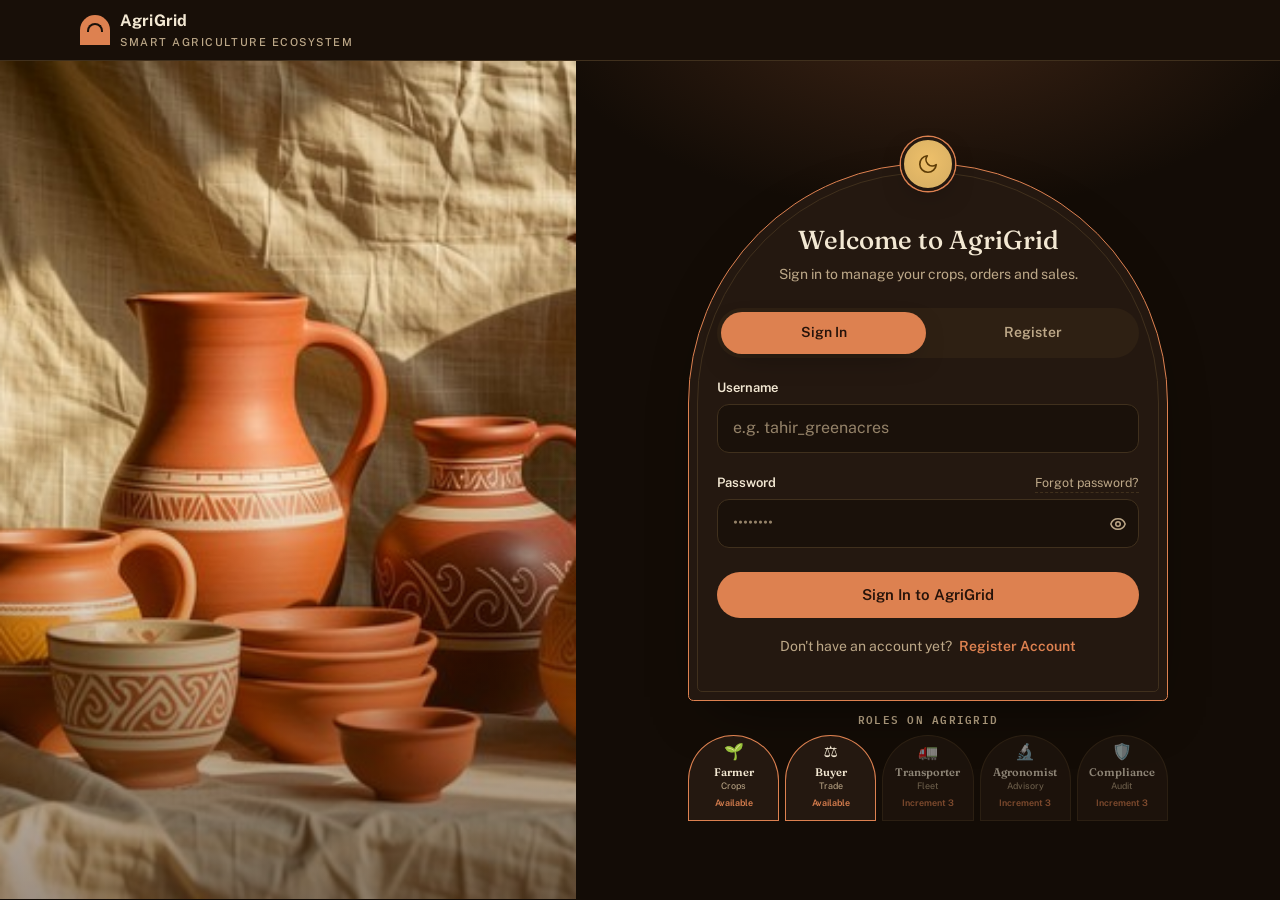
<file: frontend/index.html>
﻿<!DOCTYPE html>
<html lang="en">
<head>
  <meta charset="UTF-8">
  <meta name="viewport" content="width=device-width, initial-scale=1.0, viewport-fit=cover">
  <meta name="color-scheme" content="light dark">
  <link rel="icon" href="data:,">
  <title>AgriGrid — Sign In</title>
  
  <!-- Google Fonts: Fraunces (Display serif), Public Sans (Body), IBM Plex Mono (Code/Metadata) -->
  <link rel="preconnect" href="https://fonts.googleapis.com">
  <link rel="preconnect" href="https://fonts.gstatic.com" crossorigin>
  <link href="https://fonts.googleapis.com/css2?family=Fraunces:ital,opsz,wght@0,9..144,400;0,9..144,500;0,9..144,600;1,9..144,400;1,9..144,500&family=Public+Sans:wght@400;500;600;700&family=IBM+Plex+Mono:wght@400;500;600&display=swap" rel="stylesheet">
  
  <!-- Anti-flash Theme Snippet (PD-T2) -->
  <script>try{var t=localStorage.getItem('agrigrid_theme');if(t)document.documentElement.setAttribute('data-theme',t);}catch(e){}</script>

  <!-- Hybrid Design Token Stylesheet -->
  <link rel="stylesheet" href="css/auth.css">
</head>
<body>

  <!-- Top Bar / Navigation -->
  <header class="topbar">
    <div class="topbar-inner">
      <a href="index.html" class="brand">
        <span class="brand-mark" aria-hidden="true"></span>
        <span>AgriGrid<small>Smart Agriculture Ecosystem</small></span>
      </a>
      <div style="margin-left: auto; display: flex; align-items: center; gap: 8px;">
      </div>
    </div>
  </header>

  <!-- Editorial Split Layout -->
  <main class="login-stage">
    
    <!-- Left: Arch-Framed Wheat-Sunset Hero Photo -->
    <figure class="login-photo" style="margin: 0;">
      <img src="img/wheat-sunset.jpg" alt="Golden wheat field at sunset">
      <figcaption></figcaption>
    </figure>

    <!-- Right: Arched Doorway Sign-In Panel -->
    <section class="login-side">
      <div class="doorway">
        
        <!-- Keystone Theme Dial (PD-T3) -->
        <button type="button" class="medallion" id="themeToggle" aria-label="Switch to light mode" title="Switch to light mode">
          <svg class="face-sun" width="24" height="24" viewBox="0 0 24 24" fill="none" stroke="currentColor" stroke-width="1.8" stroke-linecap="round">
            <circle cx="12" cy="12" r="4"/>
            <path d="M12 3v2.4M12 18.6V21M3 12h2.4M18.6 12H21M5.6 5.6l1.7 1.7M16.7 16.7l1.7 1.7M18.4 5.6l-1.7 1.7M7.3 16.7l-1.7 1.7"/>
          </svg>
          <svg class="face-moon" width="22" height="22" viewBox="0 0 24 24" fill="none" stroke="currentColor" stroke-width="1.8" stroke-linecap="round" stroke-linejoin="round">
            <path d="M21 12.79A9 9 0 1 1 11.21 3 7 7 0 0 0 21 12.79z"/>
          </svg>
        </button>

        <!-- Headings -->
        <h1 class="serif" id="authPortalHeading" style="font-size: 26px; text-align: center; margin: 0 0 4px; font-weight: 500;">Welcome to AgriGrid</h1>
        <p class="sub" id="authPortalSubheading">Sign in to manage your crops, orders and sales.</p>

        <!-- Tab Switcher -->
        <div class="tab-bar" role="tablist" aria-label="Authentication Options">
          <button 
            type="button" 
            id="tabLoginBtn" 
            role="tab" 
            aria-selected="true" 
            class="tab-btn active">
            Sign In
          </button>
          <button 
            type="button" 
            id="tabRegisterBtn" 
            role="tab" 
            aria-selected="false" 
            class="tab-btn">
            Register
          </button>
        </div>

        <!-- In-Card Alert Box -->
        <div id="alertBox" class="hidden"></div>

        <!-- ==========================================
             FORM 1: SIGN IN (LOGIN)
             ========================================== -->
        <form id="loginForm" novalidate>
          <div class="field">
            <label for="loginUsername">Username</label>
            <input 
              type="text" 
              id="loginUsername" 
              name="username" 
              autocomplete="username" 
              placeholder="e.g. tahir_greenacres" 
              required>
          </div>

          <div class="field">
            <div style="display: flex; justify-content: space-between; align-items: baseline; margin-bottom: 6px;">
              <label for="loginPassword" style="margin-bottom: 0;">Password</label>
              <a href="javascript:void(0)" id="forgotPasswordLink" class="forgot-link">
                Forgot password?
                <span class="tooltip">Password recovery is not available yet — it is planned for a future increment.</span>
              </a>
            </div>
            <div class="password-wrap">
              <input 
                type="password" 
                id="loginPassword" 
                name="password" 
                autocomplete="current-password" 
                placeholder="••••••••" 
                required>
              <button 
                type="button" 
                id="toggleLoginPasswordBtn" 
                class="toggle-pwd-btn" 
                title="Toggle password visibility" 
                tabindex="-1">
                <svg width="18" height="18" fill="none" stroke="currentColor" viewBox="0 0 24 24">
                  <path stroke-linecap="round" stroke-linejoin="round" stroke-width="2" d="M15 12a3 3 0 11-6 0 3 3 0 016 0z"/>
                  <path stroke-linecap="round" stroke-linejoin="round" stroke-width="2" d="M2.458 12C3.732 7.943 7.523 5 12 5c4.478 0 8.268 2.943 9.542 7-1.274 4.057-5.064 7-9.542 7-4.477 0-8.268-2.943-9.542-7z"/>
                </svg>
              </button>
            </div>
          </div>

          <button type="submit" id="loginSubmitBtn" class="btn" style="margin-top: 10px;">
            <span id="loginBtnText">Sign In to AgriGrid</span>
            <span id="loginSpinner" class="spinner hidden"></span>
          </button>
        </form>

        <!-- ==========================================
             FORM 2: REGISTER ACCOUNT
             ========================================== -->
        <form id="registerForm" class="hidden" novalidate>
          <!-- Role Selector -->
          <div class="field">
            <label for="regRole">Account Type <span style="color: var(--clay);">*</span></label>
            <select id="regRole" name="role" required>
              <option value="farmer" selected>Farmer</option>
              <option value="buyer">Buyer</option>
            </select>
          </div>

          <!-- Farmer-Specific Field -->
          <div id="farmerFields">
            <div class="field">
              <label for="regFarmName">Farm / Facility Name <span style="color: var(--clay);">*</span></label>
              <input 
                type="text" 
                id="regFarmName" 
                name="farm_name" 
                placeholder="e.g. Green Acres Organic Field" 
                maxlength="100">
            </div>
          </div>

          <!-- Buyer-Specific Fields -->
          <div id="buyerFields" class="hidden">
            <div class="field">
              <label for="regCompanyName">Company / Business Name <span style="color: var(--clay);">*</span></label>
              <input 
                type="text" 
                id="regCompanyName" 
                name="company_name" 
                placeholder="e.g. Metro Wholesale Foods" 
                maxlength="100">
            </div>

            <div class="field">
              <label for="regContactPhone">Contact Phone Number <span style="color: var(--clay);">*</span></label>
              <input 
                type="tel" 
                id="regContactPhone" 
                name="contact_phone" 
                placeholder="e.g. +92-300-1234567" 
                maxlength="20">
            </div>

            <div class="field">
              <label for="regWarehouseAddress">Warehouse Delivery Address <span style="color: var(--clay);">*</span></label>
              <input 
                type="text" 
                id="regWarehouseAddress" 
                name="warehouse_address" 
                placeholder="e.g. Metro Central Hub, Industrial Area, Lahore">
            </div>

            <div class="field" style="background: var(--surface-2); border: 1px solid var(--line); border-radius: 12px; padding: 12px 14px;">
              <div style="font-size: 12px; font-weight: 600; color: var(--ink); margin-bottom: 8px;">Warehouse GPS Coordinates (Optional)</div>
              <div class="form-row">
                <div>
                  <label for="regWarehouseGpsLat" style="font-size: 11px;">Latitude (-90 to 90)</label>
                  <input 
                    type="number" 
                    id="regWarehouseGpsLat" 
                    name="warehouse_gps_latitude" 
                    step="0.0001" 
                    placeholder="e.g. 31.5204">
                </div>
                <div>
                  <label for="regWarehouseGpsLng" style="font-size: 11px;">Longitude (-180 to 180)</label>
                  <input 
                    type="number" 
                    id="regWarehouseGpsLng" 
                    name="warehouse_gps_longitude" 
                    step="0.0001" 
                    placeholder="e.g. 74.3587">
                </div>
              </div>
            </div>
          </div>

          <div class="field">
            <label for="regUsername">Username <span style="color: var(--clay);">*</span></label>
            <input 
              type="text" 
              id="regUsername" 
              name="username" 
              autocomplete="username" 
              placeholder="e.g. tahir_greenacres" 
              minlength="3" 
              maxlength="50" 
              required>
            <small style="display: block; font-size: 11px; color: var(--ink-soft); margin-top: 4px;">3–50 characters, letters and numbers only</small>
          </div>

          <div class="field">
            <label for="regPassword">Secure Password <span style="color: var(--clay);">*</span></label>
            <div class="password-wrap">
              <input 
                type="password" 
                id="regPassword" 
                name="password" 
                autocomplete="new-password" 
                placeholder="At least 8 characters" 
                minlength="8" 
                required>
              <button 
                type="button" 
                id="toggleRegPasswordBtn" 
                class="toggle-pwd-btn" 
                title="Toggle password visibility" 
                tabindex="-1">
                <svg width="18" height="18" fill="none" stroke="currentColor" viewBox="0 0 24 24">
                  <path stroke-linecap="round" stroke-linejoin="round" stroke-width="2" d="M15 12a3 3 0 11-6 0 3 3 0 016 0z"/>
                  <path stroke-linecap="round" stroke-linejoin="round" stroke-width="2" d="M2.458 12C3.732 7.943 7.523 5 12 5c4.478 0 8.268 2.943 9.542 7-1.274 4.057-5.064 7-9.542 7-4.477 0-8.268-2.943-9.542-7z"/>
                </svg>
              </button>
            </div>
            <!-- Password Validation Rules -->
            <div class="pwd-rules">
              <span id="pwdRuleLength" class="pwd-rule">
                <svg viewBox="0 0 24 24" fill="none" stroke="currentColor" stroke-width="2.5"><circle cx="12" cy="12" r="9"/></svg>
                Min 8 chars
              </span>
              <span id="pwdRuleComplexity" class="pwd-rule">
                <svg viewBox="0 0 24 24" fill="none" stroke="currentColor" stroke-width="2.5"><circle cx="12" cy="12" r="9"/></svg>
                Upper, lower, number
              </span>
            </div>
          </div>

          <!-- Role Assurance Indicator -->
          <div id="regRoleIndicator" style="background: var(--surface-2); border: 1px solid var(--line); border-radius: 12px; padding: 10px 14px; margin-bottom: 14px; display: flex; align-items: center; justify-content: space-between; font-size: 12px;">
            <span id="regRoleBadgeText" style="font-weight: 600; color: var(--ink);">Farmer account</span>
          </div>

          <button type="submit" id="registerSubmitBtn" class="btn" style="margin-top: 6px;">
            <span id="registerBtnText">Create Farmer Account</span>
            <span id="registerSpinner" class="spinner hidden"></span>
          </button>
        </form>

        <!-- Bottom Toggle Prompt -->
        <p id="bottomTogglePrompt" class="bottom-prompt">
          Don't have an account yet? 
          <button type="button" id="switchLinkToRegister" class="toggle-link">
            Register Account
          </button>
        </p>

      </div>

      <!-- Colonnade: 5 System Roles (Farmer & Buyer Active; Others Future Increments) -->
      <div class="colonnade-section">
        <div class="colonnade-label">Roles on AgriGrid</div>
        <div class="colonnade" aria-label="AgriGrid Roles">
          <!-- Role 1: Farmer (Active) -->
          <div class="role-arch" style="border-color: var(--clay);">
            <span class="glyph" aria-hidden="true">🌱</span>
            <h5>Farmer</h5>
            <p>Crops</p>
            <span class="go">Available</span>
          </div>
          <!-- Role 2: Buyer (Active in Increment 2) -->
          <div class="role-arch" style="border-color: var(--clay);">
            <span class="glyph" aria-hidden="true">⚖️</span>
            <h5>Buyer</h5>
            <p>Trade</p>
            <span class="go">Available</span>
          </div>
          <!-- Role 3: Transporter (Future) -->
          <div class="role-arch future" title="Available in Increment 3">
            <span class="glyph" aria-hidden="true">🚛</span>
            <h5>Transporter</h5>
            <p>Fleet</p>
            <span class="go">Increment 3</span>
          </div>
          <!-- Role 4: Agronomist (Future) -->
          <div class="role-arch future" title="Available in Increment 3">
            <span class="glyph" aria-hidden="true">🔬</span>
            <h5>Agronomist</h5>
            <p>Advisory</p>
            <span class="go">Increment 3</span>
          </div>
          <!-- Role 5: Compliance Officer (Future) -->
          <div class="role-arch future" title="Available in Increment 3">
            <span class="glyph" aria-hidden="true">🛡️</span>
            <h5>Compliance</h5>
            <p>Audit</p>
            <span class="go">Increment 3</span>
          </div>
        </div>
      </div>
    </section>
  </main>

  <!-- Notification Toast Container -->
  <div id="toastContainer" class="toast-container" aria-live="polite"></div>

  <!-- Theme Controller (PD-T4) -->
  <script src="js/theme.js"></script>

  <!-- Vanilla JavaScript Auth Handler -->
  <script src="js/auth.js"></script>
</body>
</html>
</file>
<file: frontend/css/auth.css>
/*  ═══════════════════════════════════════════════════════════
    AgriGrid — Terra × Terracotta Hybrid · Auth Portal Styles
    ═══════════════════════════════════════════════════════════ */

/* ── Google Fonts loaded via <link> in HTML ── */

/* ── Design Tokens ── */
:root {
  --paper: #faf5ec;
  --bg: #f4ecdc;
  --surface: #fffdf7;
  --surface-2: #f1e7d2;
  --ink: #2c2015;
  --ink-soft: #6f5d47;
  --line: #e2d3b8;
  --clay: #b0512a;
  --clay-deep: #8a3b1c;
  --clay-soft: #f4e0d0;
  --field: #46603c;
  --field-soft: #e3ead6;
  --gold: #c0912f;
  --gold-soft: #f4e7c6;
  --neutral-soft: #eae2d2;
  --shadow: 0 24px 60px -28px rgba(74, 44, 18, 0.35);
  --shadow-sm: 0 10px 30px -14px rgba(74, 44, 18, 0.28);
  --arch: 999px 999px 22px 22px;
  --radius: 18px;
  --danger: #a63220;
  --danger-soft: #fce8e4;
  color-scheme: light dark;
}

@media (prefers-color-scheme: dark) {
  :root {
    --paper: #1a110a;
    --bg: #130c06;
    --surface: #241810;
    --surface-2: #2e2013;
    --ink: #f3e8d3;
    --ink-soft: #bda888;
    --line: #40301d;
    --clay: #dd8150;
    --clay-deep: #eda26e;
    --clay-soft: #3d2415;
    --field: #a4c48d;
    --field-soft: #27341e;
    --gold: #dcb264;
    --gold-soft: #3a2f16;
    --neutral-soft: #332619;
    --shadow: 0 24px 60px -28px rgba(0, 0, 0, 0.7);
    --shadow-sm: 0 10px 30px -14px rgba(0, 0, 0, 0.6);
    --danger: #e06050;
    --danger-soft: #3d1a14;
  }
}

/* ── Theme Mechanism (PD-T1 / PD-T2 / PD-T6) ── */
/* Default theme: Dark (product home look, always active unless data-theme="light") */
:root:not([data-theme="light"]),
[data-theme="dark"] {
  color-scheme: dark;
  --paper: #1a110a;
  --bg: #130c06;
  --surface: #241810;
  --surface-2: #2e2013;
  --ink: #f3e8d3;
  --ink-soft: #bda888;
  --line: #40301d;
  --clay: #dd8150;
  --clay-deep: #eda26e;
  --clay-soft: #3d2415;
  --field: #a4c48d;
  --field-soft: #27341e;
  --gold: #dcb264;
  --gold-soft: #3a2f16;
  --neutral-soft: #332619;
  --shadow: 0 24px 60px -28px rgba(0, 0, 0, 0.7);
  --shadow-sm: 0 10px 30px -14px rgba(0, 0, 0, 0.6);
  --danger: #e06050;
  --danger-soft: #3d1a14;
}

/* Light Mode Palette (warm paper, clay, and ink) */
[data-theme="light"] {
  color-scheme: light;
  --paper: #faf5ec;
  --bg: #f4ecdc;
  --surface: #fffdf7;
  --surface-2: #f1e7d2;
  --ink: #2c2015;
  --ink-soft: #6f5d47;
  --line: #e2d3b8;
  --clay: #b0512a;
  --clay-deep: #8a3b1c;
  --clay-soft: #f4e0d0;
  --field: #46603c;
  --field-soft: #e3ead6;
  --gold: #c0912f;
  --gold-soft: #f4e7c6;
  --neutral-soft: #eae2d2;
  --shadow: 0 18px 45px -20px rgba(74, 44, 18, 0.22);
  --shadow-sm: 0 6px 18px -8px rgba(74, 44, 18, 0.16);
  --danger: #a63220;
  --danger-soft: #fce8e4;
}

/* Motion transition for smooth palette changes (PD-T7) */
body, .topbar, .doorway, .col-card, input, select, .btn, .chip, .tab-btn {
  transition: background-color .3s ease, color .3s ease, border-color .3s ease, box-shadow .3s ease;
}

/* ── Reset & Base ── */
*, *::before, *::after { box-sizing: border-box; }
html { scroll-behavior: smooth; }
body {
  margin: 0;
  background: var(--bg);
  color: var(--ink);
  font-family: "Public Sans", system-ui, sans-serif;
  font-size: 16px;
  line-height: 1.55;
  -webkit-font-smoothing: antialiased;
}
img { max-width: 100%; display: block; }
button { font: inherit; cursor: pointer; }
input, select { font: inherit; }
:focus-visible { outline: 3px solid var(--clay); outline-offset: 2px; border-radius: 4px; }

/* ── Utility Classes ── */
.hidden { display: none !important; }
.serif { font-family: "Fraunces", Georgia, serif; }
.mono { font-family: "IBM Plex Mono", ui-monospace, monospace; }

/* ── Top Bar ── */
.topbar {
  position: sticky; top: 0; z-index: 50;
  background: color-mix(in srgb, var(--paper) 88%, transparent);
  backdrop-filter: blur(10px);
  border-bottom: 1px solid var(--line);
}
.topbar-inner {
  max-width: 1160px; margin: 0 auto; padding: 6px 20px;
  display: flex; align-items: center; gap: 18px; min-height: 60px; flex-wrap: wrap;
}
.brand { display: flex; align-items: center; gap: 10px; font-weight: 700; letter-spacing: 0.01em; text-decoration: none; color: var(--ink); }
.brand-mark {
  width: 30px; height: 30px; flex: none;
  border-radius: 999px 999px 8px 8px;
  background: var(--clay); position: relative;
}
.brand-mark::after {
  content: ""; position: absolute; inset: 8px 7px auto 7px; height: 9px;
  border-radius: 999px 999px 0 0;
  border: 2px solid var(--paper); border-bottom: none;
}
.brand small {
  display: block; font-weight: 500; font-size: 11px;
  color: var(--ink-soft); letter-spacing: 0.14em; text-transform: uppercase;
}

/* ── Login Stage (Editorial Split) ── */
.login-stage {
  display: grid; grid-template-columns: 0.9fr 1.1fr; min-height: calc(100vh - 62px);
}

/* Left: Photo panel */
.login-photo {
  position: relative; overflow: hidden;
}
.login-photo img {
  width: 100%; height: 100%; object-fit: cover; position: absolute; inset: 0;
}
.login-photo figcaption {
  position: absolute; left: 22px; bottom: 20px; right: 22px;
  color: #fff8ec; font-family: "Fraunces", serif; font-style: italic; font-size: 17px;
  text-shadow: 0 2px 14px rgba(40, 18, 4, 0.55); z-index: 2;
}
.login-photo::after {
  content: ""; position: absolute; inset: 0; z-index: 1;
  background: linear-gradient(to top, rgba(46, 22, 6, 0.45), transparent 55%);
}

/* Right: Form panel */
.login-side {
  display: flex; flex-direction: column; align-items: center; justify-content: center;
  padding: 38px 30px 14px;
  gap: 10px;
  background: radial-gradient(560px 300px at 50% -60px, var(--clay-soft), transparent 70%);
}

/* ── Doorway (Arch-shaped Card) ── */
.doorway {
  width: min(480px, 100%);
  border: 1.5px solid var(--clay);
  border-radius: var(--arch);
  background: var(--surface);
  padding: 56px 28px 28px;
  position: relative;
  box-shadow: var(--shadow);
  box-sizing: border-box;
}
.doorway::before {
  content: ""; position: absolute; inset: 8px;
  border: 1px solid var(--line); border-radius: var(--arch); pointer-events: none;
}
/* Light-theme defined doorway card (Fix 3) */
[data-theme="light"] .doorway {
  border: 2px solid var(--clay);
  box-shadow: 0 20px 48px -14px rgba(112, 54, 25, 0.25), 0 8px 20px -8px rgba(74, 44, 18, 0.18);
}

/* Sun medallion / Keystone Theme Dial (PD-T3) */
.medallion {
  position: absolute; top: -27px; left: 50%; transform: translateX(-50%);
  width: 54px; height: 54px; border-radius: 50%;
  background: radial-gradient(circle at 50% 42%, #eec06a, var(--gold) 70%);
  border: 3px solid var(--surface);
  box-shadow: 0 0 0 1.5px var(--clay), var(--shadow-sm);
  display: grid; place-items: center; color: #5d3c07;
  cursor: pointer; padding: 0; outline: none; z-index: 10;
  transition: transform 0.2s ease, box-shadow 0.2s ease, border-color 0.3s ease;
}
.medallion:hover {
  transform: translateX(-50%) scale(1.05);
  box-shadow: 0 0 0 2px var(--clay), var(--shadow);
}
.medallion:focus-visible {
  outline: 2px solid var(--clay);
  outline-offset: 3px;
}
.medallion-compact {
  width: 38px; height: 38px; min-height: 38px;
}

/* Medallion dial faces (Sun / Moon) */
.medallion .face-sun,
.medallion .face-moon {
  grid-area: 1 / 1;
  transition: transform 0.45s cubic-bezier(0.4, 0, 0.2, 1), opacity 0.35s ease;
  pointer-events: none;
}

/* Default / Dark Mode */
:root:not([data-theme="light"]) .medallion .face-sun,
[data-theme="dark"] .medallion .face-sun {
  opacity: 0;
  transform: rotate(-90deg) scale(0.5);
}
:root:not([data-theme="light"]) .medallion .face-moon,
[data-theme="dark"] .medallion .face-moon {
  opacity: 1;
  transform: rotate(0deg) scale(1);
}

/* Light Mode */
[data-theme="light"] .medallion .face-sun {
  opacity: 1;
  transform: rotate(0deg) scale(1);
}
[data-theme="light"] .medallion .face-moon {
  opacity: 0;
  transform: rotate(90deg) scale(0.5);
}

@media (prefers-reduced-motion: reduce) {
  body, .topbar, .doorway, .col-card, input, select, .btn, .chip, .tab-btn,
  .medallion, .medallion .face-sun, .medallion .face-moon {
    transition: none !important;
  }
}

/* ── Doorway Typography ── */
.doorway h3 {
  font-family: "Fraunces", serif; font-weight: 500; font-size: 28px;
  margin: 0 0 6px; text-align: center;
}
.doorway .sub {
  text-align: center; color: var(--ink-soft); font-size: 14px; margin: 0 0 22px;
}

/* ── Role Chips ── */
.role-chips {
  display: flex; flex-wrap: wrap; gap: 7px; justify-content: center; margin-bottom: 22px;
}
.chip {
  border: 1.5px solid var(--line); background: var(--paper); color: var(--ink-soft);
  border-radius: 999px; padding: 8px 15px; font-size: 13.5px; font-weight: 600; min-height: 38px;
  transition: all 0.15s ease; display: inline-flex; align-items: center; gap: 6px;
}
.chip:hover { border-color: var(--clay); color: var(--clay-deep); }
.chip.active,
.chip[aria-pressed="true"] { background: var(--clay); border-color: var(--clay); color: #fff8ec; }
@media (prefers-color-scheme: dark) {
  .chip.active, .chip[aria-pressed="true"] { color: #26130a; }
}
:root:not([data-theme="light"]) .chip.active,
:root:not([data-theme="light"]) .chip[aria-pressed="true"],
[data-theme="dark"] .chip.active,
[data-theme="dark"] .chip[aria-pressed="true"] { color: #26130a; }
[data-theme="light"] .chip.active,
[data-theme="light"] .chip[aria-pressed="true"] { color: #fff8ec; }

/* ── Tab Switcher ── */
.tab-bar {
  display: flex; gap: 4px; margin-bottom: 20px;
  background: var(--surface-2); border-radius: 999px; padding: 4px;
}
.tab-btn {
  flex: 1; border: none; background: transparent; color: var(--ink-soft);
  border-radius: 999px; padding: 10px 16px; font-size: 14px; font-weight: 600;
  transition: all 0.18s ease; min-height: 42px;
}
.tab-btn:hover { color: var(--ink); }
.tab-btn.active {
  background: var(--clay); color: #fff8ec; box-shadow: var(--shadow-sm);
}
@media (prefers-color-scheme: dark) { .tab-btn.active { color: #26130a; } }
:root:not([data-theme="light"]) .tab-btn.active,
[data-theme="dark"] .tab-btn.active { color: #26130a; }
[data-theme="light"] .tab-btn.active { color: #fff8ec; }
/* High-contrast inactive tab in light mode (Fix 4: 7.78:1 against #f1e7d2) */
[data-theme="light"] .tab-btn:not(.active) { color: #544230; }

/* ── Form Fields ── */
.field { margin-bottom: 14px; }
.field label {
  display: block; font-size: 13px; font-weight: 600; margin-bottom: 6px;
}
.field input,
.field select {
  width: 100%; min-height: 48px; padding: 11px 15px;
  border: 1.5px solid var(--line); border-radius: 12px;
  background: var(--paper); color: var(--ink);
  transition: border-color 0.15s ease, box-shadow 0.15s ease;
}
.field input::placeholder { color: var(--ink-soft); opacity: 0.75; }
.field input:focus,
.field select:focus {
  border-color: var(--clay); outline: none;
  box-shadow: 0 0 0 3px var(--clay-soft);
}
.form-row { display: grid; grid-template-columns: 1fr 1fr; gap: 12px; }
.field input.has-error {
  border-color: var(--danger);
  box-shadow: 0 0 0 3px var(--danger-soft);
}

/* Explicit Light-Theme Input Contrast (Fix 1) */
[data-theme="light"] .field input,
[data-theme="light"] .field select {
  color: var(--ink);
  background: var(--paper);
}

/* Autofill override: preserves theme palette in both themes (Fix 1) */
.field input:-webkit-autofill,
.field input:-webkit-autofill:hover,
.field input:-webkit-autofill:focus {
  -webkit-text-fill-color: var(--ink);
  -webkit-box-shadow: 0 0 0 1000px var(--paper) inset;
  caret-color: var(--ink);
  transition: background-color 5000s ease-in-out 0s;
}

/* Password wrapper */
.password-wrap { position: relative; }
.password-wrap input { padding-right: 48px; }
.toggle-pwd-btn {
  position: absolute; right: 4px; top: 50%; transform: translateY(-50%);
  background: none; border: none; padding: 8px;
  color: var(--ink-soft); display: flex; align-items: center;
  border-radius: 8px; transition: color 0.15s ease;
}
.toggle-pwd-btn:hover { color: var(--clay); }
.toggle-pwd-btn.pwd-visible { color: var(--clay); }

/* Password rules */
.pwd-rules {
  display: flex; flex-wrap: wrap; gap: 10px; margin-top: 8px;
}
.pwd-rule {
  display: inline-flex; align-items: center; gap: 5px;
  font-size: 12px; font-weight: 500; color: var(--ink-soft);
  transition: color 0.15s ease;
}
.pwd-rule.valid { color: var(--field); font-weight: 600; }
.pwd-rule svg { width: 14px; height: 14px; }

/* ── Buttons ── */
.btn {
  display: inline-flex; align-items: center; justify-content: center; gap: 8px;
  border: none; border-radius: 999px; min-height: 46px;
  padding: 11px 24px; font-weight: 600; font-size: 15px;
  background: var(--clay); color: #fff8ec; text-decoration: none;
  transition: transform 0.18s ease, background 0.18s ease;
  cursor: pointer; width: 100%;
}
.btn:hover { background: var(--clay-deep); transform: translateY(-1px); }
.btn:disabled { opacity: 0.6; cursor: not-allowed; transform: none; }
@media (prefers-color-scheme: dark) { .btn { color: #26130a; } .btn:hover { color: #26130a; } }
:root:not([data-theme="light"]) .btn,
:root:not([data-theme="light"]) .btn:hover,
[data-theme="dark"] .btn,
[data-theme="dark"] .btn:hover { color: #26130a; }
[data-theme="light"] .btn,
[data-theme="light"] .btn:hover { color: #fff8ec; }

.btn.ghost {
  background: transparent; color: var(--ink); border: 1.5px solid var(--line);
}
.btn.ghost:hover { border-color: var(--clay); color: var(--clay-deep); background: transparent; }

/* ── Spinner ── */
.spinner {
  width: 18px; height: 18px; border: 2.5px solid rgba(255, 248, 236, 0.3);
  border-top-color: #fff8ec; border-radius: 50%;
  animation: spin 0.6s linear infinite;
}
@keyframes spin { to { transform: rotate(360deg); } }

/* ── Alert Banner ── */
.alert-banner {
  padding: 12px 16px; border-radius: 12px; border: 1px solid var(--line);
  font-size: 14px; display: flex; align-items: flex-start; justify-content: space-between;
  gap: 10px; margin-bottom: 18px; background: var(--surface);
  animation: alertSlideIn 0.25s ease;
}
@keyframes alertSlideIn {
  from { opacity: 0; transform: translateY(-6px); }
  to { opacity: 1; transform: translateY(0); }
}
.alert-banner.alert-error {
  background: var(--danger-soft); border-color: var(--danger); color: var(--danger);
}
.alert-banner.alert-success {
  background: var(--field-soft); border-color: var(--field); color: var(--field);
}
.alert-content {
  display: flex; align-items: flex-start; gap: 8px; flex: 1;
}
.alert-content svg { width: 20px; height: 20px; flex-shrink: 0; }
.alert-content .alert-text { font-weight: 500; line-height: 1.4; }
.alert-dismiss {
  background: none; border: none; padding: 2px; color: inherit; opacity: 0.6;
  flex-shrink: 0;
}
.alert-dismiss:hover { opacity: 1; }
.alert-dismiss svg { width: 16px; height: 16px; }

/* ── Colonnade (5-role arch cards) ── */
.colonnade-section {
  padding: 0;
  border-top: none;
  margin-top: 0;
  width: min(480px, 100%);
  box-sizing: border-box;
}
.colonnade-label {
  font-family: "IBM Plex Mono", monospace; font-size: 10.5px;
  letter-spacing: 0.12em; text-transform: uppercase; color: var(--ink-soft);
  font-weight: 600; margin-bottom: 8px; text-align: center;
}
.colonnade {
  display: grid;
  grid-template-columns: repeat(5, minmax(0, 1fr));
  gap: 6px;
  width: 100%;
  box-sizing: border-box;
}
.role-arch {
  border: 1px solid var(--line);
  background: var(--surface);
  border-radius: 999px 999px 12px 12px;
  padding: 30px 4px 10px;
  text-align: center;
  position: relative;
  transition: border-color 0.18s ease, transform 0.18s ease, box-shadow 0.18s ease;
  color: var(--ink);
  cursor: default;
  min-width: 0;
  overflow: hidden;
  box-sizing: border-box;
  display: flex;
  flex-direction: column;
  align-items: center;
}
.role-arch:hover {
  border-color: var(--clay);
  transform: translateY(-2px);
  box-shadow: var(--shadow-sm);
}
.role-arch .glyph {
  position: absolute;
  top: 8px;
  left: 50%;
  transform: translateX(-50%);
  font-size: 16px;
  line-height: 1;
}
.role-arch h5 {
  font-family: "Fraunces", serif;
  font-size: 11px;
  font-weight: 600;
  margin: 0 0 2px;
  line-height: 1.2;
  white-space: nowrap;
  overflow: hidden;
  text-overflow: ellipsis;
  width: 100%;
}
.role-arch p {
  margin: 0;
  font-size: 9px;
  color: var(--ink-soft);
  line-height: 1.2;
  white-space: nowrap;
  overflow: hidden;
  text-overflow: ellipsis;
  width: 100%;
}
.role-arch .go {
  display: block;
  margin-top: 4px;
  font-size: 9px;
  font-weight: 600;
  color: var(--clay);
  white-space: nowrap;
  overflow: hidden;
  text-overflow: ellipsis;
  width: 100%;
}
.role-arch.future {
  opacity: 0.55;
  pointer-events: none;
}

/* ── Bottom Toggle Prompt ── */
.bottom-prompt {
  text-align: center; font-size: 14px; color: var(--ink-soft); margin-top: 18px;
}
.toggle-link {
  background: none; border: none; color: var(--clay); font-weight: 600;
  text-decoration: none; cursor: pointer; padding: 0; margin-left: 4px;
  font-size: 14px;
}
.toggle-link:hover { text-decoration: underline; }

/* ── Forgot Password ── */
.forgot-link {
  display: inline-block; color: var(--ink-soft); font-size: 12.5px;
  text-decoration: none; margin-top: 6px; position: relative;
  cursor: help; border-bottom: 1px dashed var(--line);
}
/* High-contrast forgot-password link in light mode (Fix 4: 9.39:1 against #fffdf7) */
[data-theme="light"] .forgot-link {
  color: #544230;
  border-bottom-color: #544230;
}
.forgot-link .tooltip {
  display: none; position: absolute; bottom: 100%; left: 50%;
  transform: translateX(-50%); margin-bottom: 8px;
  background: var(--ink); color: var(--paper); font-size: 11px;
  padding: 6px 12px; border-radius: 8px; white-space: nowrap;
  box-shadow: var(--shadow-sm); pointer-events: none; z-index: 10;
}
.forgot-link:hover .tooltip,
.forgot-link:focus .tooltip { display: block; }

/* ── Toast Container ── */
.toast-container {
  position: fixed; top: 20px; right: 20px; z-index: 100;
  display: flex; flex-direction: column; gap: 10px; max-width: 420px;
  pointer-events: none;
}
.toast-banner {
  pointer-events: auto; padding: 14px 16px; border-radius: 14px;
  border: 1px solid var(--line); background: var(--surface); color: var(--ink);
  font-size: 14px; display: flex; align-items: flex-start; justify-content: space-between;
  gap: 10px; box-shadow: var(--shadow);
  animation: toastIn 0.3s ease;
  transition: opacity 0.3s ease, transform 0.3s ease;
}
@keyframes toastIn {
  from { opacity: 0; transform: translateX(20px); }
  to { opacity: 1; transform: translateX(0); }
}
.toast-banner.toast-success { background: var(--field-soft); border-color: var(--field); color: var(--field); }
.toast-banner.toast-error { background: var(--danger-soft); border-color: var(--danger); color: var(--danger); }
.toast-content { display: flex; align-items: flex-start; gap: 8px; flex: 1; }
.toast-content svg { width: 20px; height: 20px; flex-shrink: 0; }
.toast-content .toast-text { font-weight: 500; line-height: 1.4; }
.toast-dismiss {
  background: none; border: none; padding: 2px; color: inherit; opacity: 0.6; flex-shrink: 0;
}
.toast-dismiss:hover { opacity: 1; }
.toast-dismiss svg { width: 16px; height: 16px; }


/* ═══════════════ Responsive ═══════════════ */
@media (max-width: 980px) {
  .login-stage { grid-template-columns: 1fr; }
  .login-photo { min-height: 220px; }
  .login-side { padding: 36px 16px; }
}

@media (max-width: 480px) {
  .doorway { padding: 48px 16px 20px; }
  .colonnade {
    grid-template-columns: repeat(5, minmax(0, 1fr));
    gap: 4px;
  }
  .role-arch { padding: 24px 2px 6px; }
  .role-arch h5 { font-size: 9.5px; }
  .role-arch p, .role-arch .go { font-size: 8px; }
}

@media (max-width: 380px) {
  .colonnade {
    grid-template-columns: repeat(3, minmax(0, 1fr));
  }
}

@media (prefers-reduced-motion: reduce) {
  html { scroll-behavior: auto; }
  *, *::before, *::after { transition: none !important; animation: none !important; }
}
</file>
<file: frontend/css/dashboard.css>
/*  ═══════════════════════════════════════════════════════════════
    AgriGrid — Terra × Terracotta Hybrid · Farmer Dashboard Styles
    ═══════════════════════════════════════════════════════════════ */

/* ── Design Tokens (duplicated for standalone load) ── */
:root {
  --paper: #faf5ec;
  --bg: #f4ecdc;
  --surface: #fffdf7;
  --surface-2: #f1e7d2;
  --ink: #2c2015;
  --ink-soft: #6f5d47;
  --line: #e2d3b8;
  --clay: #b0512a;
  --clay-deep: #8a3b1c;
  --clay-soft: #f4e0d0;
  --field: #46603c;
  --field-soft: #e3ead6;
  --gold: #c0912f;
  --gold-soft: #f4e7c6;
  --neutral-soft: #eae2d2;
  --shadow: 0 24px 60px -28px rgba(74, 44, 18, 0.35);
  --shadow-sm: 0 10px 30px -14px rgba(74, 44, 18, 0.28);
  --arch: 999px 999px 22px 22px;
  --radius: 18px;
  --danger: #a63220;
  --danger-soft: #fce8e4;
  color-scheme: light dark;
}
@media (prefers-color-scheme: dark) {
  :root {
    --paper: #1a110a;
    --bg: #130c06;
    --surface: #241810;
    --surface-2: #2e2013;
    --ink: #f3e8d3;
    --ink-soft: #bda888;
    --line: #40301d;
    --clay: #dd8150;
    --clay-deep: #eda26e;
    --clay-soft: #3d2415;
    --field: #a4c48d;
    --field-soft: #27341e;
    --gold: #dcb264;
    --gold-soft: #3a2f16;
    --neutral-soft: #332619;
    --shadow: 0 24px 60px -28px rgba(0, 0, 0, 0.7);
    --shadow-sm: 0 10px 30px -14px rgba(0, 0, 0, 0.6);
    --danger: #e06050;
    --danger-soft: #3d1a14;
  }
}

/* ── Theme Mechanism (PD-T1 / PD-T2 / PD-T6) ── */
/* Default theme: Dark (product home look, always active unless data-theme="light") */
:root:not([data-theme="light"]),
[data-theme="dark"] {
  color-scheme: dark;
  --paper: #1a110a;
  --bg: #130c06;
  --surface: #241810;
  --surface-2: #2e2013;
  --ink: #f3e8d3;
  --ink-soft: #bda888;
  --line: #40301d;
  --clay: #dd8150;
  --clay-deep: #eda26e;
  --clay-soft: #3d2415;
  --field: #a4c48d;
  --field-soft: #27341e;
  --gold: #dcb264;
  --gold-soft: #3a2f16;
  --neutral-soft: #332619;
  --shadow: 0 24px 60px -28px rgba(0, 0, 0, 0.7);
  --shadow-sm: 0 10px 30px -14px rgba(0, 0, 0, 0.6);
  --danger: #e06050;
  --danger-soft: #3d1a14;
}

/* Light Mode Palette (warm paper, clay, and ink) */
[data-theme="light"] {
  color-scheme: light;
  --paper: #faf5ec;
  --bg: #f4ecdc;
  --surface: #fffdf7;
  --surface-2: #f1e7d2;
  --ink: #2c2015;
  --ink-soft: #6f5d47;
  --line: #e2d3b8;
  --clay: #b0512a;
  --clay-deep: #8a3b1c;
  --clay-soft: #f4e0d0;
  --field: #46603c;
  --field-soft: #e3ead6;
  --gold: #c0912f;
  --gold-soft: #f4e7c6;
  --neutral-soft: #eae2d2;
  --shadow: 0 18px 45px -20px rgba(74, 44, 18, 0.22);
  --shadow-sm: 0 6px 18px -8px rgba(74, 44, 18, 0.16);
  --danger: #a63220;
  --danger-soft: #fce8e4;
}

/* Motion transition for smooth palette changes (PD-T7) */
body, .topbar, .dash-head, .metric-card, .table-card, .modal-card, .btn, .chip, .page-btn, .wallet-pill, input, select, textarea {
  transition: background-color .3s ease, color .3s ease, border-color .3s ease, box-shadow .3s ease;
}

/* Keystone Theme Dial (PD-T3) */
.medallion {
  position: relative;
  width: 38px; height: 38px; min-height: 38px; border-radius: 50%;
  background: radial-gradient(circle at 35% 35%, #fbe9a9, #dcb264 65%, #9e6f21 100%);
  border: 2px solid var(--surface);
  box-shadow: 0 0 0 1.5px var(--clay), var(--shadow-sm);
  display: grid; place-items: center; color: #5d3c07;
  cursor: pointer; padding: 0; outline: none; z-index: 10;
  flex-shrink: 0;
  transition: transform 0.2s ease, box-shadow 0.2s ease, border-color 0.3s ease;
}
.medallion:hover {
  transform: scale(1.08);
  box-shadow: 0 0 0 2px var(--clay), var(--shadow);
}
.medallion:focus-visible {
  outline: 2px solid var(--clay);
  outline-offset: 3px;
}
.medallion-compact {
  position: relative; top: auto; left: auto;
  width: 38px; height: 38px; min-height: 38px;
}

/* Medallion dial faces (Sun / Moon) */
.medallion .face-sun,
.medallion .face-moon {
  grid-area: 1 / 1;
  transition: transform 0.45s cubic-bezier(0.4, 0, 0.2, 1), opacity 0.35s ease;
  pointer-events: none;
}

/* Default / Dark Mode */
:root:not([data-theme="light"]) .medallion .face-sun,
[data-theme="dark"] .medallion .face-sun {
  opacity: 0;
  transform: rotate(-90deg) scale(0.5);
}
:root:not([data-theme="light"]) .medallion .face-moon,
[data-theme="dark"] .medallion .face-moon {
  opacity: 1;
  transform: rotate(0deg) scale(1);
}

/* Light Mode */
[data-theme="light"] .medallion .face-sun {
  opacity: 1;
  transform: rotate(0deg) scale(1);
}
[data-theme="light"] .medallion .face-moon {
  opacity: 0;
  transform: rotate(90deg) scale(0.5);
}

@media (prefers-reduced-motion: reduce) {
  body, .topbar, .dash-head, .metric-card, .table-card, .modal-card, .btn, .chip, .page-btn, .wallet-pill, input, select, textarea,
  .medallion, .medallion .face-sun, .medallion .face-moon {
    transition: none !important;
  }
}
*, *::before, *::after { box-sizing: border-box; }
html { scroll-behavior: smooth; }
body {
  margin: 0;
  background: var(--bg);
  color: var(--ink);
  font-family: "Public Sans", system-ui, sans-serif;
  font-size: 16px;
  line-height: 1.55;
  -webkit-font-smoothing: antialiased;
}
img { max-width: 100%; display: block; }
button { font: inherit; cursor: pointer; }
input, select, textarea { font: inherit; }
:focus-visible { outline: 3px solid var(--clay); outline-offset: 2px; border-radius: 4px; }

/* ── Utility ── */
.hidden { display: none !important; }
.serif { font-family: "Fraunces", Georgia, serif; }
.mono { font-family: "IBM Plex Mono", ui-monospace, monospace; }

/* ── Top Bar / Header ── */
.topbar {
  position: sticky; top: 0; z-index: 50;
  background: color-mix(in srgb, var(--paper) 88%, transparent);
  backdrop-filter: blur(10px);
  border-bottom: 1px solid var(--line);
}
.topbar-inner {
  max-width: 1160px; margin: 0 auto; padding: 6px 20px;
  display: flex; align-items: center; gap: 18px; min-height: 60px; flex-wrap: wrap;
}
.brand {
  display: flex; align-items: center; gap: 10px; font-weight: 700;
  letter-spacing: 0.01em; text-decoration: none; color: var(--ink);
}
.brand-mark {
  width: 30px; height: 30px; flex: none;
  border-radius: 999px 999px 8px 8px;
  background: var(--clay); position: relative;
}
.brand-mark::after {
  content: ""; position: absolute; inset: 8px 7px auto 7px; height: 9px;
  border-radius: 999px 999px 0 0;
  border: 2px solid var(--paper); border-bottom: none;
}
.brand small {
  display: block; font-weight: 500; font-size: 11px;
  color: var(--ink-soft); letter-spacing: 0.14em; text-transform: uppercase;
}

/* Navigation Links */
.topbar-nav {
  display: flex; align-items: center; gap: 6px; margin-left: 12px;
}
.nav-link {
  font-family: "Public Sans", sans-serif; font-size: 13px; font-weight: 500;
  color: var(--ink-soft); text-decoration: none; padding: 6px 12px;
  border-radius: 8px; transition: all 0.15s ease;
}
.nav-link:hover { color: var(--clay); background: var(--clay-soft); }
.nav-link.active {
  color: var(--clay-deep); font-weight: 600; background: var(--clay-soft);
}

/* Topbar Wallet Pill */
.wallet-pill {
  display: inline-flex;
  align-items: center;
  gap: 8px;
  background: var(--surface-2);
  border: 1px solid var(--line);
  border-radius: 999px;
  padding: 6px 14px;
  font-size: 12px;
}
.wallet-pill .wallet-lbl {
  color: var(--ink-soft);
  font-size: 11px;
  text-transform: uppercase;
  letter-spacing: 0.08em;
  font-weight: 500;
}
.wallet-pill .wallet-val {
  font-family: "IBM Plex Mono", monospace;
  font-weight: 600;
  color: var(--clay-deep);
}

/* Header right section */
.header-right {
  margin-left: auto; display: flex; align-items: center; gap: 14px; flex-wrap: wrap;
}
.header-identity {
  display: flex; flex-direction: column; align-items: flex-end; gap: 0;
}
.header-farm-name {
  font-family: "Fraunces", serif; font-weight: 600; font-size: 15px;
  line-height: 1.2;
}
.header-farm-location {
  font-size: 11px; color: var(--ink-soft);
  font-family: "IBM Plex Mono", monospace; letter-spacing: 0.06em;
}
.header-username {
  font-size: 12px; color: var(--ink-soft); font-weight: 500;
}
.user-avatar {
  width: 38px; height: 38px; border-radius: 50%;
  background: var(--clay); color: #fff8ec;
  display: grid; place-items: center;
  font-family: "Fraunces", serif; font-weight: 600; font-size: 16px;
  flex-shrink: 0;
}
@media (prefers-color-scheme: dark) { .user-avatar { color: #26130a; } }
:root:not([data-theme="light"]) .user-avatar,
[data-theme="dark"] .user-avatar { color: #26130a; }
[data-theme="light"] .user-avatar { color: #fff8ec; }

/* Sign Out button */
.btn-signout {
  display: inline-flex; align-items: center; gap: 6px;
  border: 1.5px solid var(--line); background: transparent; color: var(--ink-soft);
  border-radius: 999px; padding: 8px 16px; font-size: 13px; font-weight: 600;
  min-height: 38px; transition: all 0.15s ease;
}
.btn-signout:hover { border-color: var(--clay); color: var(--clay-deep); }

/* ── Main Content Wrap ── */
.dash-wrap {
  max-width: 1160px; margin: 0 auto; padding: 0 20px;
}
@media (min-width: 1280px) {
  .topbar-inner,
  .dash-wrap {
    max-width: 1320px;
  }
}

/* ── Dashboard Head ── */
.dash-head {
  display: flex; align-items: flex-end; gap: 16px; flex-wrap: wrap;
  margin: 34px 0 22px;
}
.dash-head h1 {
  font-family: "Fraunces", serif; font-weight: 500; font-size: 30px;
  margin: 0;
}
.dash-head h1 em { font-style: italic; color: var(--clay); }
.dash-head p {
  margin: 2px 0 0; color: var(--ink-soft); font-size: 14px;
}

/* ── Stat Cards (arch crown) ── */
.dash-stats {
  display: grid; grid-template-columns: repeat(3, 1fr); gap: 14px;
  margin-bottom: 26px;
}
.dstat {
  background: var(--surface); border: 1px solid var(--line);
  border-radius: 90px 90px 16px 16px; padding: 26px 20px 18px; text-align: center;
}
.dstat .num {
  font-family: "Fraunces", serif; font-size: 27px; font-weight: 600; line-height: 1.1;
}
.dstat .lbl {
  font-size: 12.5px; color: var(--ink-soft); margin-top: 4px;
}

/* ── Section Heading ── */
.section-heading {
  display: flex; align-items: baseline; gap: 14px; margin-bottom: 18px; flex-wrap: wrap;
}
.section-heading .no {
  font-family: "IBM Plex Mono", monospace; font-size: 13px;
  color: var(--clay); font-weight: 600; letter-spacing: 0.08em;
}
.section-heading h2 {
  font-family: "Fraunces", serif; font-weight: 500;
  font-size: clamp(22px, 3vw, 28px); margin: 0; letter-spacing: -0.01em;
}

/* ── Filter Row & Action Bar ── */
.filter-row {
  display: flex; gap: 7px; flex-wrap: wrap; align-items: center; margin-bottom: 16px;
}
.filter-row .flabel {
  font-family: "IBM Plex Mono", monospace; font-size: 12px;
  letter-spacing: 0.1em; text-transform: uppercase; color: var(--ink-soft); margin-right: 4px;
}
.status-select {
  border: 1.5px solid var(--line); background: var(--paper); color: var(--ink);
  border-radius: 999px; padding: 8px 16px; font-size: 13.5px; font-weight: 600;
  min-height: 38px; appearance: none; cursor: pointer;
  background-image: url("data:image/svg+xml,%3Csvg xmlns='http://www.w3.org/2000/svg' width='12' height='12' fill='%236f5d47' viewBox='0 0 24 24'%3E%3Cpath d='M7 10l5 5 5-5z'/%3E%3C/svg%3E");
  background-repeat: no-repeat; background-position: right 12px center;
  padding-right: 36px;
}
.status-select:focus {
  border-color: var(--clay); outline: none;
  box-shadow: 0 0 0 3px var(--clay-soft);
}

.records-badge {
  font-family: "IBM Plex Mono", monospace; font-size: 12px;
  color: var(--ink-soft); letter-spacing: 0.04em;
}

/* ── Primary Action Button ── */
.btn {
  display: inline-flex; align-items: center; justify-content: center; gap: 8px;
  border: none; border-radius: 999px; min-height: 46px;
  padding: 11px 24px; font-weight: 600; font-size: 15px;
  background: var(--clay); color: #fff8ec; text-decoration: none;
  transition: transform 0.18s ease, background 0.18s ease;
  cursor: pointer;
}
.btn:hover { background: var(--clay-deep); transform: translateY(-1px); }
.btn:disabled { opacity: 0.6; cursor: not-allowed; transform: none; }
@media (prefers-color-scheme: dark) { .btn { color: #26130a; } .btn:hover { color: #26130a; } }
:root:not([data-theme="light"]) .btn,
:root:not([data-theme="light"]) .btn:hover,
[data-theme="dark"] .btn,
[data-theme="dark"] .btn:hover { color: #26130a; }
[data-theme="light"] .btn,
[data-theme="light"] .btn:hover { color: #fff8ec; }

.btn.small { min-height: 40px; padding: 8px 18px; font-size: 14px; }
.btn.ghost {
  background: transparent; color: var(--ink); border: 1.5px solid var(--line);
}
.btn.ghost:hover { border-color: var(--clay); color: var(--clay-deep); background: transparent; }

.btn-add {
  margin-left: auto;
}

/* ── Crop Table ── */
.table-scroll { width: 100%; overflow-x: auto; -webkit-overflow-scrolling: touch; }
.crop-table {
  width: 100%; border-collapse: collapse; font-size: 15px;
  background: var(--surface); border: 1px solid var(--line);
  border-radius: 16px; overflow: hidden;
}
.crop-table th {
  text-align: left; font-family: "IBM Plex Mono", monospace; font-size: 11px;
  letter-spacing: 0.08em; text-transform: uppercase; color: var(--ink-soft); font-weight: 500;
  padding: 10px 10px; border-bottom: 2px solid var(--ink); background: var(--surface);
  white-space: nowrap;
}
.crop-table td {
  padding: 12px 10px; border-bottom: 1px solid var(--line); vertical-align: middle;
  white-space: nowrap;
}
.crop-table tr:last-child td { border-bottom: none; }

/* Table cell styles */
.cell-id {
  font-family: "IBM Plex Mono", monospace; font-size: 12px;
  color: var(--ink-soft); font-weight: 600;
}
.cell-batch {
  font-family: "IBM Plex Mono", monospace; font-size: 11.5px;
  font-weight: 600; color: var(--clay); letter-spacing: 0.04em;
}
.cell-crop { display: flex; align-items: center; gap: 8px; }
.crop-icon {
  display: inline-flex; align-items: center; justify-content: center;
  width: 28px; height: 28px; border-radius: 8px;
  background: var(--field-soft); font-size: 14px; flex-shrink: 0;
}
.crop-name { font-weight: 600; }
.cell-date { color: var(--ink-soft); font-size: 13px; }
.cell-value { font-weight: 500; }
.cell-unit { font-size: 12px; color: var(--ink-soft); margin-left: 2px; }
.cell-price {
  font-family: "IBM Plex Mono", monospace; font-weight: 600; font-size: 13px;
  color: var(--clay-deep);
}
.cell-price-na { color: var(--ink-soft); font-style: italic; font-size: 13px; }
.cell-actions {
  text-align: right;
  padding-right: 16px;
  position: sticky;
  right: 0;
  background: var(--surface);
  z-index: 2;
  box-shadow: -4px 0 8px rgba(0, 0, 0, 0.05);
}
.crop-table th.cell-actions,
.crop-table th:last-child {
  position: sticky;
  right: 0;
  background: var(--surface);
  z-index: 3;
  box-shadow: -4px 0 8px rgba(0, 0, 0, 0.05);
  text-align: right;
  padding-right: 16px;
}
.action-group { display: inline-flex; align-items: center; gap: 4px; white-space: nowrap; }
.action-btn {
  background: none; border: none; padding: 6px; border-radius: 8px;
  color: var(--ink-soft); transition: all 0.15s ease; display: inline-flex;
}
.action-btn:hover { color: var(--clay); background: var(--clay-soft); }
.action-btn svg { width: 16px; height: 16px; }
.action-btn.delete-btn:hover { color: var(--danger); background: var(--danger-soft); }
.action-btn.disabled-btn {
  color: var(--line); cursor: not-allowed;
}
.action-btn.disabled-btn:hover { color: var(--line); background: transparent; }

/* Inc-2 badge (for asking price column) */
.inc2-badge {
  display: inline-flex; align-items: center; gap: 4px;
  font-family: "IBM Plex Mono", monospace; font-size: 10px; font-weight: 600;
  color: var(--gold); background: var(--gold-soft);
  padding: 2px 8px; border-radius: 999px; letter-spacing: 0.06em;
}

/* ── Status Badges ── */
.status {
  display: inline-flex; align-items: center; gap: 7px;
  font-size: 12.5px; font-weight: 600; padding: 5px 12px;
  border-radius: 999px; white-space: nowrap;
}
.status::before {
  content: ""; width: 7px; height: 7px; border-radius: 50%; background: currentColor;
}
.status.growing,
.status.active { background: var(--field-soft); color: var(--field); }
.status.sold { background: var(--neutral-soft); color: var(--ink-soft); }
.status.withdrawn { background: var(--clay-soft); color: var(--clay-deep); }
.status.ready { background: var(--gold-soft); color: #7c5a10; }
.status.escrow-funded { background: var(--gold-soft); color: #7c5a10; }
.status.in-transit { background: var(--surface-2); color: var(--ink); border: 1px solid var(--line); }
.status.delivered { background: var(--field-soft); color: var(--field); }
.status.completed { background: var(--field-soft); color: var(--field); }
.status.cancelled { background: var(--neutral-soft); color: var(--ink-soft); }
.status.disputed { background: var(--danger-soft); color: var(--danger); }
@media (prefers-color-scheme: dark) { 
  .status.ready, .status.escrow-funded { color: var(--gold); } 
}
:root:not([data-theme="light"]) .status.ready,
:root:not([data-theme="light"]) .status.escrow-funded,
[data-theme="dark"] .status.ready,
[data-theme="dark"] .status.escrow-funded { color: var(--gold); }
[data-theme="light"] .status.ready,
[data-theme="light"] .status.escrow-funded { color: #7c5a10; }

/* ── Order Filter Chips & Action Controls ── */
.order-chips-bar {
  display: flex;
  align-items: center;
  gap: 8px;
  flex-wrap: wrap;
  margin-top: 14px;
}
.chip-label {
  font-family: "IBM Plex Mono", monospace;
  font-size: 11.5px;
  letter-spacing: 0.1em;
  text-transform: uppercase;
  color: var(--ink-soft);
  font-weight: 600;
  margin-right: 4px;
}
.chip {
  display: inline-flex;
  align-items: center;
  justify-content: center;
  border: 1.5px solid var(--line);
  background: var(--surface);
  color: var(--ink);
  border-radius: 999px;
  padding: 5px 14px;
  font-size: 12.5px;
  font-weight: 600;
  cursor: pointer;
  transition: all 0.15s ease;
  font-family: "Public Sans", sans-serif;
}
.chip:hover {
  border-color: var(--clay);
  color: var(--clay-deep);
  background: var(--clay-soft);
}
.chip.active {
  background: var(--clay);
  color: #fff8ec;
  border-color: var(--clay);
}
:root:not([data-theme="light"]) .chip.active,
[data-theme="dark"] .chip.active { color: #26130a; }
[data-theme="light"] .chip.active { color: #fff8ec; }
.btn-order-action {
  display: inline-flex;
  align-items: center;
  justify-content: center;
  gap: 4px;
  padding: 5px 12px;
  border-radius: 8px;
  font-size: 11.5px;
  font-weight: 600;
  border: 1px solid var(--line);
  background: var(--surface);
  color: var(--ink);
  cursor: pointer;
  transition: all 0.15s ease;
  font-family: "Public Sans", sans-serif;
}
.btn-order-action:hover {
  border-color: var(--clay);
  color: var(--clay-deep);
  background: var(--clay-soft);
}
.btn-order-action.cancel {
  border-color: rgba(166, 50, 32, 0.3);
  color: var(--danger);
}
.btn-order-action.cancel:hover {
  background: var(--danger-soft);
  color: var(--danger);
  border-color: var(--danger);
}
.btn-order-action.dispute {
  border-color: rgba(192, 145, 47, 0.4);
  color: #7c5a10;
}
.btn-order-action.dispute:hover {
  background: var(--gold-soft);
  color: #7c5a10;
  border-color: var(--gold);
}
:root:not([data-theme="light"]) .btn-order-action.dispute,
:root:not([data-theme="light"]) .btn-order-action.dispute:hover,
[data-theme="dark"] .btn-order-action.dispute,
[data-theme="dark"] .btn-order-action.dispute:hover { color: var(--gold); border-color: var(--gold-soft); }
[data-theme="light"] .btn-order-action.dispute,
[data-theme="light"] .btn-order-action.dispute:hover { color: #7c5a10; border-color: rgba(192, 145, 47, 0.4); }
.btn-order-action.confirm {
  background: var(--field-soft);
  color: var(--field);
  border-color: var(--field);
}
.btn-order-action.confirm:hover {
  background: var(--field);
  color: #fff8ec;
}
:root:not([data-theme="light"]) .btn-order-action.confirm:hover,
[data-theme="dark"] .btn-order-action.confirm:hover { color: #26130a; }
[data-theme="light"] .btn-order-action.confirm:hover { color: #fff8ec; }

/* ── Empty State ── */
.empty-state {
  text-align: center; padding: 48px 20px;
  background: var(--surface); border: 1px solid var(--line);
  border-radius: var(--radius);
}
.empty-state .empty-icon { font-size: 48px; margin-bottom: 16px; }
.empty-state h3 {
  font-family: "Fraunces", serif; font-weight: 500; font-size: 20px;
  margin: 0 0 8px;
}
.empty-state p {
  color: var(--ink-soft); font-size: 14px; margin: 0 0 20px; max-width: 40ch;
  margin-left: auto; margin-right: auto;
}

/* ── Loading State ── */
.table-loading {
  text-align: center; padding: 48px 20px;
}
.loading-spinner {
  width: 36px; height: 36px; margin: 0 auto 12px;
  border: 3px solid var(--line); border-top-color: var(--clay);
  border-radius: 50%; animation: spin 0.7s linear infinite;
}
@keyframes spin { to { transform: rotate(360deg); } }
.table-loading p {
  color: var(--ink-soft); font-size: 14px; margin: 0;
  font-family: "IBM Plex Mono", monospace;
}

/* ── Pagination ── */
.pagination {
  display: flex; align-items: center; justify-content: space-between;
  gap: 12px; flex-wrap: wrap; margin-top: 18px; padding: 14px 0;
}
.pagination-info {
  font-size: 13px; color: var(--ink-soft);
  font-family: "IBM Plex Mono", monospace;
}
.pagination-controls {
  display: flex; align-items: center; gap: 8px;
}
.page-btn {
  display: inline-flex; align-items: center; justify-content: center; gap: 6px;
  border: 1.5px solid var(--line); background: var(--surface); color: var(--ink);
  border-radius: 999px; padding: 8px 16px; font-size: 13px; font-weight: 600;
  min-height: 38px; transition: all 0.15s ease;
}
.page-btn:hover:not(:disabled) { border-color: var(--clay); color: var(--clay-deep); }
.page-btn:disabled { opacity: 0.4; cursor: not-allowed; }
.page-indicator {
  font-family: "IBM Plex Mono", monospace; font-size: 13px;
  color: var(--ink-soft); font-weight: 500;
}

/* ── Modal Overlay ── */
.modal-overlay {
  position: fixed; inset: 0; z-index: 90;
  background: rgba(44, 32, 21, 0.55);
  backdrop-filter: blur(4px);
  display: flex; align-items: center; justify-content: center;
  padding: 20px;
}
@media (prefers-color-scheme: dark) {
  .modal-overlay { background: rgba(0, 0, 0, 0.65); }
}
:root:not([data-theme="light"]) .modal-overlay,
[data-theme="dark"] .modal-overlay { background: rgba(0, 0, 0, 0.65); }
[data-theme="light"] .modal-overlay { background: rgba(44, 32, 21, 0.55); }

.modal-card {
  background: var(--paper); border: 1px solid var(--line);
  border-radius: var(--radius); box-shadow: var(--shadow);
  width: min(520px, 100%); max-height: 90vh;
  display: flex; flex-direction: column; overflow: hidden;
  animation: modalIn 0.25s ease;
}
@keyframes modalIn {
  from { opacity: 0; transform: translateY(12px) scale(0.97); }
  to { opacity: 1; transform: translateY(0) scale(1); }
}

.modal-header {
  display: flex; align-items: center; justify-content: space-between;
  padding: 20px 24px 16px; border-bottom: 1px solid var(--line);
  flex-shrink: 0;
}
.modal-header h3 {
  font-family: "Fraunces", serif; font-weight: 500; font-size: 22px; margin: 0;
}
.modal-close {
  background: none; border: none; padding: 6px; border-radius: 8px;
  color: var(--ink-soft); transition: color 0.15s ease;
}
.modal-close:hover { color: var(--clay); }
.modal-close svg { width: 20px; height: 20px; }

.modal-body {
  padding: 20px 24px;
  flex: 1 1 auto;
  overflow-y: auto;
  -webkit-overflow-scrolling: touch;
}
.modal-footer {
  display: flex; gap: 10px; justify-content: flex-end;
  padding: 16px 24px 20px; border-top: 1px solid var(--line);
  flex-shrink: 0;
  position: sticky;
  bottom: 0;
  z-index: 5;
  background: var(--surface);
}

/* Modal alert */
.modal-alert {
  padding: 10px 14px; border-radius: 10px;
  background: var(--danger-soft); border: 1px solid var(--danger);
  color: var(--danger); font-size: 13px; font-weight: 500;
  margin-bottom: 14px;
}

/* Form fields */
.form-field { margin-bottom: 14px; }
.form-field label {
  display: block; font-size: 13px; font-weight: 600; margin-bottom: 6px;
}
.form-field input,
.form-field select {
  width: 100%; min-height: 48px; padding: 11px 15px;
  border: 1.5px solid var(--line); border-radius: 12px;
  background: var(--paper); color: var(--ink);
  transition: border-color 0.15s ease, box-shadow 0.15s ease;
}
.form-field input:focus,
.form-field select:focus {
  border-color: var(--clay); outline: none;
  box-shadow: 0 0 0 3px var(--clay-soft);
}
.form-row { display: grid; grid-template-columns: 1fr 1fr; gap: 12px; }

/* Explicit Light-Theme Input Contrast & Autofill override (Fix 1) */
[data-theme="light"] .form-field input,
[data-theme="light"] .form-field select {
  color: var(--ink);
  background: var(--paper);
}

.form-field input:-webkit-autofill,
.form-field input:-webkit-autofill:hover,
.form-field input:-webkit-autofill:focus,
.form-field select:-webkit-autofill,
.form-field select:-webkit-autofill:hover,
.form-field select:-webkit-autofill:focus,
input:-webkit-autofill,
input:-webkit-autofill:hover,
input:-webkit-autofill:focus {
  -webkit-text-fill-color: var(--ink);
  -webkit-box-shadow: 0 0 0 1000px var(--paper) inset;
  caret-color: var(--ink);
  transition: background-color 5000s ease-in-out 0s;
}

/* Modal spinner */
.modal-spinner {
  width: 18px; height: 18px; border: 2.5px solid rgba(255, 248, 236, 0.3);
  border-top-color: #fff8ec; border-radius: 50%;
  animation: spin 0.6s linear infinite;
}

/* ── Delete Modal ── */
.delete-modal-card {
  width: min(420px, 100%);
}
.delete-modal-card .modal-body {
  text-align: center; padding: 28px 24px 20px;
}
.delete-icon {
  width: 56px; height: 56px; border-radius: 50%;
  background: var(--danger-soft); color: var(--danger);
  display: grid; place-items: center; margin: 0 auto 16px; font-size: 24px;
}
.delete-modal-card h3 {
  font-family: "Fraunces", serif; font-weight: 500; font-size: 22px;
  margin: 0 0 8px;
}
.delete-modal-card p {
  color: var(--ink-soft); font-size: 14px; margin: 0; max-width: 36ch;
  margin-left: auto; margin-right: auto;
}
.delete-modal-card .modal-footer { justify-content: center; }
.btn-danger {
  display: inline-flex; align-items: center; justify-content: center; gap: 8px;
  border: none; border-radius: 999px; min-height: 42px;
  padding: 10px 22px; font-weight: 600; font-size: 14px;
  background: var(--danger); color: #fff8ec;
  transition: background 0.18s ease; cursor: pointer;
}
.btn-danger:hover { background: #8a2a1a; }
.btn-danger:disabled { opacity: 0.6; cursor: not-allowed; }

/* ── Toast Container ── */
.toast-container {
  position: fixed; top: 20px; right: 20px; z-index: 100;
  display: flex; flex-direction: column; gap: 10px; max-width: 420px;
  pointer-events: none;
}
.toast-banner {
  pointer-events: auto; padding: 14px 16px; border-radius: 14px;
  border: 1px solid var(--line); background: var(--surface); color: var(--ink);
  font-size: 14px; display: flex; align-items: flex-start; justify-content: space-between;
  gap: 10px; box-shadow: var(--shadow);
  animation: toastIn 0.3s ease;
  transition: opacity 0.3s ease, transform 0.3s ease;
}
@keyframes toastIn {
  from { opacity: 0; transform: translateX(20px); }
  to { opacity: 1; transform: translateX(0); }
}
.toast-banner.toast-success { background: var(--field-soft); border-color: var(--field); color: var(--field); }
.toast-banner.toast-error { background: var(--danger-soft); border-color: var(--danger); color: var(--danger); }
.toast-content { display: flex; align-items: flex-start; gap: 8px; flex: 1; }
.toast-content svg { width: 20px; height: 20px; flex-shrink: 0; }
.toast-content .toast-text { font-weight: 500; line-height: 1.4; }
.toast-dismiss {
  background: none; border: none; padding: 2px; color: inherit; opacity: 0.6; flex-shrink: 0;
}
.toast-dismiss:hover { opacity: 1; }
.toast-dismiss svg { width: 16px; height: 16px; }


/* ── Role Placeholder (non-farmer) ── */
.role-placeholder {
  min-height: 100vh; display: flex; flex-direction: column;
  align-items: center; justify-content: center; padding: 24px;
  text-align: center; background: var(--bg);
}
.role-placeholder-card {
  background: var(--surface); border: 1.5px solid var(--clay);
  border-radius: var(--arch); padding: 48px 36px 32px;
  box-shadow: var(--shadow); max-width: 400px; width: 100%;
  position: relative;
}
.role-placeholder-icon {
  width: 64px; height: 64px; border-radius: 50%;
  background: var(--clay-soft); color: var(--clay);
  display: grid; place-items: center; margin: 0 auto 16px; font-size: 28px;
}
.role-placeholder-card h1 {
  font-family: "Fraunces", serif; font-weight: 500; font-size: 22px;
  margin: 0 0 8px; text-transform: capitalize;
}
.role-placeholder-card p {
  color: var(--ink-soft); font-size: 14px; margin: 0 0 24px;
}

/* ── Predictive Yield Forecast Modal & Button (Increment 2 Phase 4) ── */
.btn-forecast {
  display: inline-flex;
  align-items: center;
  gap: 5px;
  background: var(--field-soft);
  color: var(--field);
  border: 1px solid var(--field);
  border-radius: 999px;
  padding: 4px 10px;
  font-size: 11.5px;
  font-weight: 600;
  cursor: pointer;
  white-space: nowrap;
  transition: all 0.15s ease;
  font-family: "Public Sans", sans-serif;
}
.btn-forecast:hover:not(:disabled) {
  background: var(--field);
  color: var(--paper);
}
.btn-forecast:disabled {
  opacity: 0.6;
  cursor: not-allowed;
}

.forecast-spinner {
  width: 11px;
  height: 11px;
  border: 2px solid rgba(70, 96, 60, 0.3);
  border-top-color: var(--field);
  border-radius: 50%;
  animation: spin 0.7s linear infinite;
  display: inline-block;
}

.forecast-modal-card {
  width: min(560px, 100%);
}

.forecast-badge-pill {
  display: inline-flex;
  align-items: center;
  gap: 5px;
  font-family: "IBM Plex Mono", monospace;
  font-size: 10.5px;
  font-weight: 600;
  color: var(--clay);
  background: var(--clay-soft);
  padding: 3px 10px;
  border-radius: 999px;
  letter-spacing: 0.06em;
  text-transform: uppercase;
  margin-bottom: 4px;
}

.forecast-meta-sub {
  margin: 4px 0 0;
  color: var(--ink-soft);
  font-size: 13px;
}

.forecast-hero-grid {
  display: grid;
  grid-template-columns: 1.2fr 0.8fr;
  gap: 12px;
  margin-bottom: 14px;
}

.forecast-hero-card {
  background: var(--surface);
  border: 1px solid var(--line);
  border-radius: 14px;
  padding: 16px;
  display: flex;
  flex-direction: column;
  justify-content: space-between;
}

.forecast-hero-label {
  font-family: "IBM Plex Mono", monospace;
  font-size: 11px;
  letter-spacing: 0.08em;
  text-transform: uppercase;
  color: var(--ink-soft);
  font-weight: 600;
}

.forecast-hero-value {
  font-family: "Fraunces", serif;
  font-size: 22px;
  font-weight: 600;
  color: var(--ink);
  margin: 8px 0 4px;
  line-height: 1.25;
}

.forecast-hero-sub {
  font-size: 11.5px;
  color: var(--ink-soft);
}

.forecast-badge-wrap {
  margin: 10px 0 6px;
}

.confidence-badge {
  display: inline-flex;
  align-items: center;
  gap: 6px;
  font-family: "IBM Plex Mono", monospace;
  font-size: 12.5px;
  font-weight: 600;
  padding: 5px 12px;
  border-radius: 999px;
  letter-spacing: 0.04em;
}

.confidence-badge.conf-high {
  background: var(--field-soft);
  color: var(--field);
  border: 1.5px solid var(--field);
}

.confidence-badge.conf-medium {
  background: var(--clay-soft);
  color: var(--clay-deep);
  border: 1.5px solid var(--clay);
}

.confidence-badge.conf-low {
  background: var(--danger-soft);
  color: var(--danger);
  border: 1.5px solid var(--danger);
}

.forecast-details-grid {
  display: grid;
  grid-template-columns: 1fr 1fr;
  gap: 12px;
  margin-bottom: 14px;
}

.forecast-detail-item {
  background: var(--surface-2);
  border: 1px solid var(--line);
  border-radius: 12px;
  padding: 12px 14px;
  display: flex;
  flex-direction: column;
  gap: 4px;
}

.f-lbl {
  font-family: "IBM Plex Mono", monospace;
  font-size: 10.5px;
  letter-spacing: 0.08em;
  text-transform: uppercase;
  color: var(--ink-soft);
  font-weight: 600;
}

.f-val {
  font-size: 15px;
  font-weight: 600;
  color: var(--ink);
}

.forecast-advisory-block {
  background: var(--surface);
  border: 1.5px solid var(--line);
  border-left: 4px solid var(--clay);
  border-radius: 12px;
  padding: 14px 16px;
  margin-bottom: 16px;
}

.advisory-header {
  display: flex;
  align-items: center;
  gap: 8px;
  margin-bottom: 6px;
}

.advisory-icon {
  font-size: 16px;
  line-height: 1;
}

.advisory-title {
  font-family: "IBM Plex Mono", monospace;
  font-size: 11.5px;
  letter-spacing: 0.08em;
  text-transform: uppercase;
  color: var(--clay);
  font-weight: 600;
}

.advisory-body {
  margin: 0;
  font-size: 13.5px;
  line-height: 1.5;
  color: var(--ink);
}

.forecast-telemetry-section {
  background: var(--surface-2);
  border: 1px solid var(--line);
  border-radius: 14px;
  padding: 16px;
}

.telemetry-section-head {
  display: flex;
  align-items: center;
  justify-content: space-between;
  margin-bottom: 12px;
}

.telemetry-section-title {
  font-family: "IBM Plex Mono", monospace;
  font-size: 11px;
  letter-spacing: 0.08em;
  text-transform: uppercase;
  color: var(--ink-soft);
  font-weight: 600;
}

.telemetry-gps-tag {
  font-size: 11px;
  color: var(--ink-soft);
  background: var(--surface);
  padding: 2px 8px;
  border-radius: 6px;
  border: 1px solid var(--line);
}

.telemetry-grid {
  display: grid;
  grid-template-columns: repeat(2, 1fr);
  gap: 10px;
}

.telemetry-card {
  background: var(--surface);
  border: 1px solid var(--line);
  border-radius: 10px;
  padding: 10px 12px;
  display: flex;
  flex-direction: column;
  gap: 4px;
}

.telemetry-label {
  font-size: 11px;
  color: var(--ink-soft);
  font-weight: 500;
}

.telemetry-value {
  font-family: "IBM Plex Mono", monospace;
  font-size: 14px;
  font-weight: 600;
  color: var(--ink);
}

.telemetry-source {
  font-size: 9.5px;
  font-family: "IBM Plex Mono", monospace;
  color: var(--clay);
  background: var(--clay-soft);
  padding: 1px 6px;
  border-radius: 4px;
  align-self: flex-start;
  margin-top: 2px;
  letter-spacing: 0.04em;
}

.telemetry-unavailable {
  grid-column: 1 / -1;
  text-align: center;
  padding: 16px;
  font-size: 13px;
  font-style: italic;
  color: var(--ink-soft);
  background: var(--surface);
  border: 1px dashed var(--line);
  border-radius: 10px;
}

/* ═══════════════ Responsive ═══════════════ */
@media (max-width: 980px) {
  .dash-stats { grid-template-columns: repeat(2, 1fr); }
}

@media (max-width: 640px) {
  .dash-stats { grid-template-columns: 1fr; }
  .form-row { grid-template-columns: 1fr; }
  .header-identity { display: none; }

  /* Table reflow to stacked cards */
  .crop-table { display: block; border: none; border-radius: 0; background: transparent; }
  .crop-table thead { display: none; }
  .crop-table tbody { display: block; }
  .crop-table tr {
    display: grid; grid-template-columns: 1fr auto;
    column-gap: 12px; padding: 14px 4px;
    border-bottom: 1px solid var(--line);
    background: var(--surface); border-radius: 12px;
    margin-bottom: 8px; border: 1px solid var(--line);
  }
  .crop-table td { padding: 4px 12px; border-bottom: none; }
  .crop-table tr td:first-child { grid-column: 1 / -1; }
}

@media (prefers-reduced-motion: reduce) {
  html { scroll-behavior: auto; }
  *, *::before, *::after { transition: none !important; animation: none !important; }
}

/* ── Crop Modal Field Location Picker (PD-M3) ── */
#cropLocationMap {
  height: 300px;
  width: 100%;
  border-radius: var(--radius-sm, 8px);
  border: 1px solid var(--line);
  margin-bottom: 4px;
}

#useMyLocationBtn {
  font-size: 12px;
  padding: 6px 14px;
  min-height: 32px;
}

#locationPickerStatus {
  font-size: 11.5px;
  color: var(--clay);
  line-height: 1.3;
}
</file>
<file: frontend/css/buyer.css>
/**
 * Agri-Grid — Buyer Portal & Marketplace Catalog Stylesheet
 * Terra × Terracotta Hybrid Design Theme
 */

/* ── Topbar Wallet Pill ── */
.wallet-pill {
  display: inline-flex;
  align-items: center;
  gap: 8px;
  background: var(--surface-2);
  border: 1px solid var(--line);
  border-radius: 999px;
  padding: 6px 14px;
  font-size: 12px;
}
.wallet-pill .wallet-lbl {
  color: var(--ink-soft);
  font-size: 11px;
  text-transform: uppercase;
  letter-spacing: 0.08em;
  font-weight: 500;
}
.wallet-pill .wallet-val {
  font-family: "IBM Plex Mono", monospace;
  font-weight: 600;
  color: var(--clay-deep);
}

/* ── Filter Bar Elements ── */
.filter-bar {
  display: flex;
  align-items: center;
  gap: 12px;
  flex-wrap: wrap;
  background: var(--surface);
  border: 1px solid var(--line);
  border-radius: 14px;
  padding: 14px 18px;
  margin-top: 20px;
}
.filter-group {
  display: flex;
  align-items: center;
  gap: 8px;
}
.filter-group label {
  font-size: 12px;
  font-weight: 600;
  color: var(--ink-soft);
  text-transform: uppercase;
  letter-spacing: 0.06em;
}
.filter-select,
.filter-input {
  min-height: 38px;
  padding: 6px 12px;
  border: 1.5px solid var(--line);
  border-radius: 10px;
  background: var(--paper);
  color: var(--ink);
  font-size: 13.5px;
  font-family: "Public Sans", sans-serif;
  transition: border-color 0.15s ease, box-shadow 0.15s ease;
}
.filter-select:focus,
.filter-input:focus {
  border-color: var(--clay);
  outline: none;
  box-shadow: 0 0 0 3px var(--clay-soft);
}
.btn-secondary {
  border: 1.5px solid var(--line);
  background: transparent;
  color: var(--ink);
  border-radius: 10px;
  padding: 8px 16px;
  font-size: 13px;
  font-weight: 600;
  cursor: pointer;
  transition: all 0.15s ease;
}
.btn-secondary:hover {
  border-color: var(--clay);
  color: var(--clay-deep);
  background: var(--clay-soft);
}

/* ── Produce Cards Catalog Grid ── */
.catalog-grid {
  display: grid;
  grid-template-columns: repeat(auto-fill, minmax(320px, 1fr));
  gap: 20px;
  margin-top: 22px;
}
.produce-card {
  background: var(--surface);
  border: 1.5px solid var(--line);
  border-radius: 18px;
  padding: 20px;
  display: flex;
  flex-direction: column;
  transition: transform 0.18s ease, box-shadow 0.18s ease, border-color 0.18s ease;
  position: relative;
  overflow: hidden;
}
.produce-card:hover {
  transform: translateY(-3px);
  border-color: var(--clay);
  box-shadow: var(--shadow);
}
.produce-card-head {
  display: flex;
  align-items: flex-start;
  justify-content: space-between;
  gap: 12px;
  margin-bottom: 14px;
}
.crop-profile {
  display: flex;
  align-items: center;
  gap: 10px;
}
.crop-profile-icon {
  width: 42px;
  height: 42px;
  border-radius: 12px;
  background: var(--field-soft);
  display: grid;
  place-items: center;
  font-size: 22px;
  flex-shrink: 0;
}
.crop-profile-info h3 {
  font-family: "Fraunces", serif;
  font-size: 18px;
  font-weight: 600;
  margin: 0;
  color: var(--ink);
}
.crop-profile-info .farm-origin {
  font-size: 12px;
  color: var(--ink-soft);
  margin-top: 2px;
}
.badge-batch {
  display: inline-flex;
  align-items: center;
  font-family: "IBM Plex Mono", monospace;
  font-size: 10.5px;
  font-weight: 600;
  color: var(--clay);
  background: var(--clay-soft);
  border: 1px solid rgba(199, 107, 61, 0.25);
  border-radius: 999px;
  padding: 3px 8px;
  letter-spacing: 0.04em;
  white-space: nowrap;
}

/* Card Metrics */
.card-metrics {
  background: var(--paper);
  border: 1px solid var(--line);
  border-radius: 12px;
  padding: 12px 14px;
  margin-bottom: 16px;
  display: flex;
  flex-direction: column;
  gap: 8px;
  font-size: 13px;
}
.metric-row {
  display: flex;
  align-items: baseline;
  justify-content: space-between;
}
.metric-row .m-lbl {
  color: var(--ink-soft);
  font-size: 12px;
}
.metric-row .m-val {
  font-weight: 600;
  color: var(--ink);
}
.metric-row.highlight {
  border-top: 1px dashed var(--line);
  padding-top: 8px;
  margin-top: 2px;
}
.metric-row.highlight .m-val {
  font-family: "IBM Plex Mono", monospace;
  font-size: 15px;
  color: var(--clay-deep);
}

.produce-card-foot {
  margin-top: auto;
  display: flex;
  align-items: center;
  justify-content: space-between;
  gap: 12px;
}
.btn-view-detail {
  width: 100%;
  display: inline-flex;
  align-items: center;
  justify-content: center;
  gap: 8px;
  background: var(--clay-soft);
  color: var(--clay-deep);
  border: 1.5px solid var(--clay);
  border-radius: 10px;
  padding: 9px 16px;
  font-size: 13px;
  font-weight: 600;
  cursor: pointer;
  transition: all 0.15s ease;
}
.btn-view-detail:hover {
  background: var(--clay);
  color: #fff8ec;
}
:root:not([data-theme="light"]) .btn-view-detail:hover,
[data-theme="dark"] .btn-view-detail:hover { color: #26130a; }
[data-theme="light"] .btn-view-detail:hover { color: #fff8ec; }

/* ── Listing Detail Modal Grid ── */
.detail-grid {
  display: grid;
  grid-template-columns: 1fr 1fr;
  gap: 14px;
  margin-top: 16px;
}
.detail-item {
  background: var(--surface-2);
  border: 1px solid var(--line);
  border-radius: 10px;
  padding: 10px 14px;
}
.detail-item .d-lbl {
  font-size: 11px;
  color: var(--ink-soft);
  text-transform: uppercase;
  letter-spacing: 0.08em;
  font-weight: 500;
  margin-bottom: 4px;
}
.detail-item .d-val {
  font-size: 14px;
  font-weight: 600;
  color: var(--ink);
}
.detail-item.full-width {
  grid-column: 1 / -1;
}
.detail-item.highlight {
  border-color: var(--clay);
  background: var(--clay-soft);
}
.detail-item.highlight .d-val {
  font-family: "IBM Plex Mono", monospace;
  font-size: 16px;
  color: var(--clay-deep);
}

/* ── Orders Section ── */
.orders-section {
  margin-top: 48px;
  padding-top: 32px;
  border-top: 1px solid var(--line);
}

/* ── Order Filter Chips & Action Controls ── */
.order-chips-bar {
  display: flex;
  align-items: center;
  gap: 8px;
  flex-wrap: wrap;
  margin-top: 14px;
}
.chip-label {
  font-family: "IBM Plex Mono", monospace;
  font-size: 11.5px;
  letter-spacing: 0.1em;
  text-transform: uppercase;
  color: var(--ink-soft);
  font-weight: 600;
  margin-right: 4px;
}
.chip {
  display: inline-flex;
  align-items: center;
  justify-content: center;
  border: 1.5px solid var(--line);
  background: var(--surface);
  color: var(--ink);
  border-radius: 999px;
  padding: 5px 14px;
  font-size: 12.5px;
  font-weight: 600;
  cursor: pointer;
  transition: all 0.15s ease;
  font-family: "Public Sans", sans-serif;
}
.chip:hover {
  border-color: var(--clay);
  color: var(--clay-deep);
  background: var(--clay-soft);
}
.chip.active {
  background: var(--clay);
  color: #fff8ec;
  border-color: var(--clay);
}
:root:not([data-theme="light"]) .chip.active,
[data-theme="dark"] .chip.active { color: #26130a; }
[data-theme="light"] .chip.active { color: #fff8ec; }
.btn-order-action {
  display: inline-flex;
  align-items: center;
  justify-content: center;
  gap: 4px;
  padding: 5px 9px;
  border-radius: 8px;
  font-size: 11.5px;
  font-weight: 600;
  border: 1px solid var(--line);
  background: var(--surface);
  color: var(--ink);
  cursor: pointer;
  transition: all 0.15s ease;
  font-family: "Public Sans", sans-serif;
  white-space: nowrap;
}
.btn-order-action:hover {
  border-color: var(--clay);
  color: var(--clay-deep);
  background: var(--clay-soft);
}
.btn-order-action.cancel {
  border-color: rgba(166, 50, 32, 0.3);
  color: var(--danger);
}
.btn-order-action.cancel:hover {
  background: var(--danger-soft);
  color: var(--danger);
  border-color: var(--danger);
}
.btn-order-action.dispute {
  border-color: rgba(192, 145, 47, 0.4);
  color: #7c5a10;
}
.btn-order-action.dispute:hover {
  background: var(--gold-soft);
  color: #7c5a10;
  border-color: var(--gold);
}
:root:not([data-theme="light"]) .btn-order-action.dispute,
:root:not([data-theme="light"]) .btn-order-action.dispute:hover,
[data-theme="dark"] .btn-order-action.dispute,
[data-theme="dark"] .btn-order-action.dispute:hover { color: var(--gold); border-color: var(--gold-soft); }
[data-theme="light"] .btn-order-action.dispute,
[data-theme="light"] .btn-order-action.dispute:hover { color: #7c5a10; border-color: rgba(192, 145, 47, 0.4); }
.btn-order-action.confirm {
  background: var(--field-soft);
  color: var(--field);
  border-color: var(--field);
}
.btn-order-action.confirm:hover {
  background: var(--field);
  color: #fff8ec;
}
:root:not([data-theme="light"]) .btn-order-action.confirm:hover,
[data-theme="dark"] .btn-order-action.confirm:hover { color: #26130a; }
[data-theme="light"] .btn-order-action.confirm:hover { color: #fff8ec; }

/* ── Checkout Section (Inside Listing Detail Modal) ── */
.checkout-section {
  margin-top: 20px;
  padding-top: 18px;
  border-top: 1px solid var(--line);
}
.checkout-heading {
  font-family: "Fraunces", serif;
  font-size: 18px;
  font-weight: 600;
  margin: 0 0 4px;
  color: var(--ink);
}
.checkout-sub {
  font-size: 12.5px;
  color: var(--ink-soft);
  margin: 0 0 16px;
}
.checkout-alert {
  padding: 12px 14px;
  border-radius: 10px;
  font-size: 13.5px;
  font-weight: 500;
  margin-bottom: 14px;
}
.checkout-alert.error {
  background: var(--danger-soft);
  border: 1px solid var(--danger);
  color: var(--danger);
}
.checkout-alert.success {
  background: var(--field-soft);
  border: 1px solid var(--field);
  color: var(--field);
}
.checkout-form-grid {
  display: grid;
  grid-template-columns: 1fr 1fr;
  gap: 14px;
  margin-bottom: 16px;
}
.checkout-field {
  display: flex;
  flex-direction: column;
  gap: 5px;
}
.checkout-field label {
  font-size: 11.5px;
  font-weight: 600;
  color: var(--ink-soft);
  text-transform: uppercase;
  letter-spacing: 0.06em;
  display: flex;
  align-items: center;
  gap: 4px;
}
.checkout-field .required-star {
  color: var(--clay);
}
.checkout-input {
  min-height: 40px;
  padding: 8px 12px;
  border: 1.5px solid var(--line);
  border-radius: 10px;
  background: var(--paper);
  color: var(--ink);
  font-size: 13.5px;
  font-family: "Public Sans", sans-serif;
  transition: border-color 0.15s ease, box-shadow 0.15s ease;
}
.checkout-input:focus {
  border-color: var(--clay);
  outline: none;
  box-shadow: 0 0 0 3px var(--clay-soft);
}
.checkout-input.locked {
  background: var(--surface-2);
  color: var(--ink-soft);
  cursor: not-allowed;
  border-style: dashed;
  font-family: "IBM Plex Mono", monospace;
  font-weight: 600;
}
.field-hint {
  font-size: 11px;
  color: var(--ink-soft);
}
.checkout-total-val {
  font-family: "IBM Plex Mono", monospace;
  font-size: 18px;
  font-weight: 700;
  color: var(--clay-deep);
  padding: 6px 0;
}
.checkout-actions {
  display: flex;
  justify-content: flex-end;
  margin-top: 10px;
}
.checkout-btn {
  min-height: 44px;
  padding: 10px 24px;
  font-size: 14.5px;
  font-weight: 600;
  width: 100%;
}
.checkout-success {
  background: var(--surface-2);
  border: 1.5px solid var(--field);
  border-radius: 14px;
  padding: 24px;
  text-align: center;
  margin-top: 10px;
}
.checkout-success .success-icon {
  width: 44px;
  height: 44px;
  border-radius: 50%;
  background: var(--field-soft);
  color: var(--field);
  display: grid;
  place-items: center;
  font-size: 20px;
  font-weight: 700;
  margin: 0 auto 12px;
}
.checkout-success h4 {
  font-family: "Fraunces", serif;
  font-size: 20px;
  font-weight: 600;
  color: var(--ink);
  margin: 0 0 4px;
}
.checkout-success p {
  font-size: 13.5px;
  color: var(--ink-soft);
  margin: 0 0 16px;
}
.success-details {
  background: var(--surface);
  border: 1px solid var(--line);
  border-radius: 10px;
  padding: 14px 18px;
  display: flex;
  flex-direction: column;
  gap: 8px;
  text-align: left;
  max-width: 420px;
  margin: 0 auto;
}
.s-row {
  display: flex;
  justify-content: space-between;
  align-items: baseline;
  font-size: 13px;
}
.s-lbl {
  color: var(--ink-soft);
}
.s-val {
  font-weight: 600;
  color: var(--ink);
}

/* Status variants */
.status.escrow-funded { background: var(--gold-soft); color: #7c5a10; }
.status.in-transit { background: var(--surface-2); color: var(--ink); border: 1px solid var(--line); }
.status.delivered { background: var(--field-soft); color: var(--field); }
.status.completed { background: var(--field-soft); color: var(--field); }
.status.cancelled { background: var(--neutral-soft); color: var(--ink-soft); }
.status.disputed { background: var(--danger-soft); color: var(--danger); }
@media (prefers-color-scheme: dark) { 
  .status.ready, .status.escrow-funded { color: var(--gold); } 
}
:root:not([data-theme="light"]) .status.ready,
:root:not([data-theme="light"]) .status.escrow-funded,
[data-theme="dark"] .status.ready,
[data-theme="dark"] .status.escrow-funded { color: var(--gold); }
[data-theme="light"] .status.ready,
[data-theme="light"] .status.escrow-funded { color: #7c5a10; }

/* Responsive collapse */
@media (max-width: 768px) {
  .catalog-grid {
    grid-template-columns: 1fr;
  }
  .filter-bar {
    flex-direction: column;
    align-items: stretch;
  }
  .filter-group {
    flex-direction: column;
    align-items: stretch;
  }
  .detail-grid {
    grid-template-columns: 1fr;
  }
}

.card, .detail-grid, .checkout-section {
  transition: background-color .3s ease, color .3s ease, border-color .3s ease, box-shadow .3s ease;
}
@media (prefers-reduced-motion: reduce) {
  .card, .detail-grid, .checkout-section {
    transition: none !important;
  }
}
</file>
